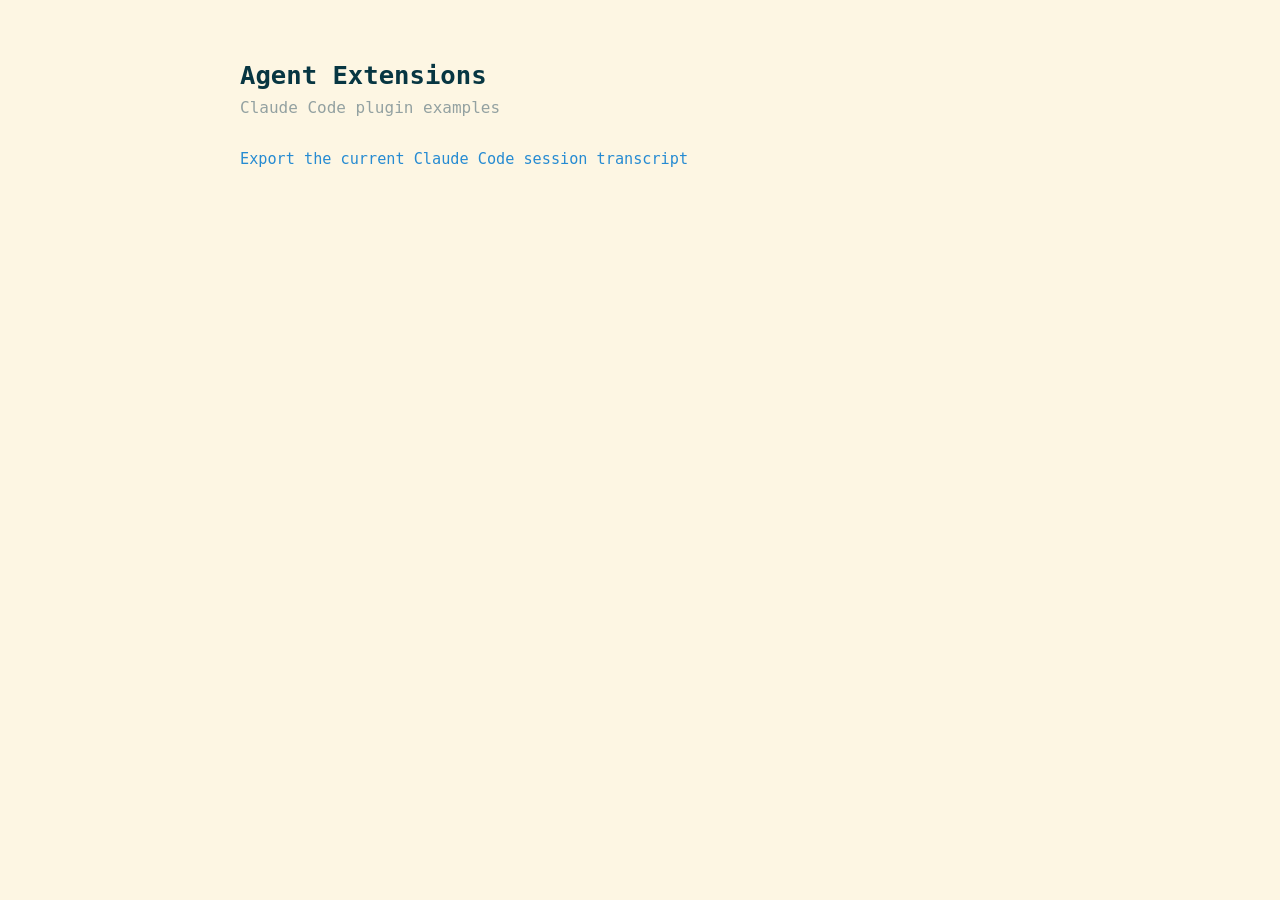
<file: index.html>
<!DOCTYPE html>
<html lang="en">
<head>
  <meta charset="UTF-8">
  <meta name="viewport" content="width=device-width, initial-scale=1.0">
  <title>Agent Extensions – Examples</title>
  <style>
    body {
      font-family: -apple-system, BlinkMacSystemFont, "Segoe UI", Roboto, monospace;
      max-width: 800px;
      margin: 60px auto;
      padding: 0 20px;
      background: #fdf6e3;
      color: #657b83;
    }
    h1 { color: #073642; font-size: 1.6rem; margin-bottom: 0.3em; }
    p.subtitle { color: #93a1a1; margin-top: 0; }
    ul { list-style: none; padding: 0; margin-top: 2em; }
    li { margin: 0.6em 0; }
    a {
      color: #268bd2;
      text-decoration: none;
      font-size: 0.95rem;
      word-break: break-all;
    }
    a:hover { text-decoration: underline; }
  </style>
</head>
<body>
  <h1>Agent Extensions</h1>
  <p class="subtitle">Claude Code plugin examples</p>
  <ul>
    <li><a href="examples/2ffa0a3c-fd83-4161-bbb9-336f8a0b4705.html">Export the current Claude Code session transcript</a></li>
  </ul>
</body>
</html>
</file>
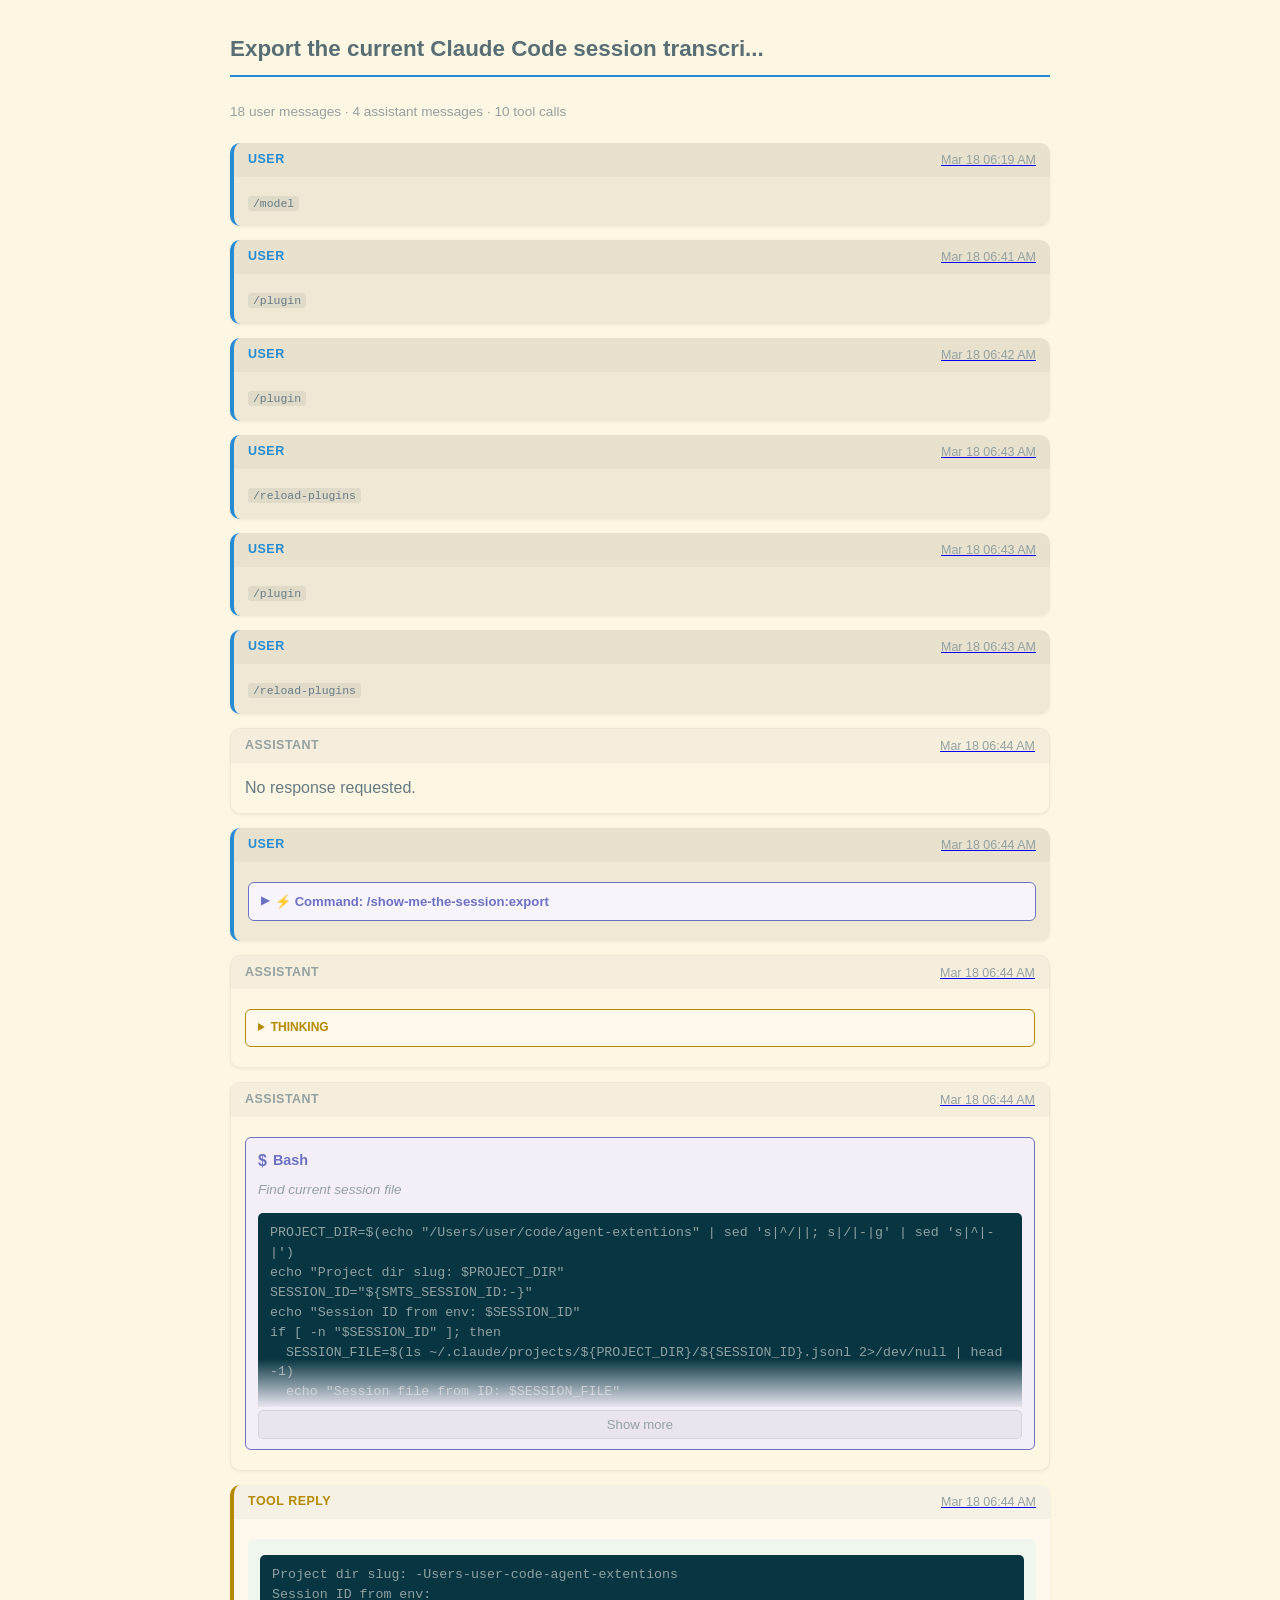
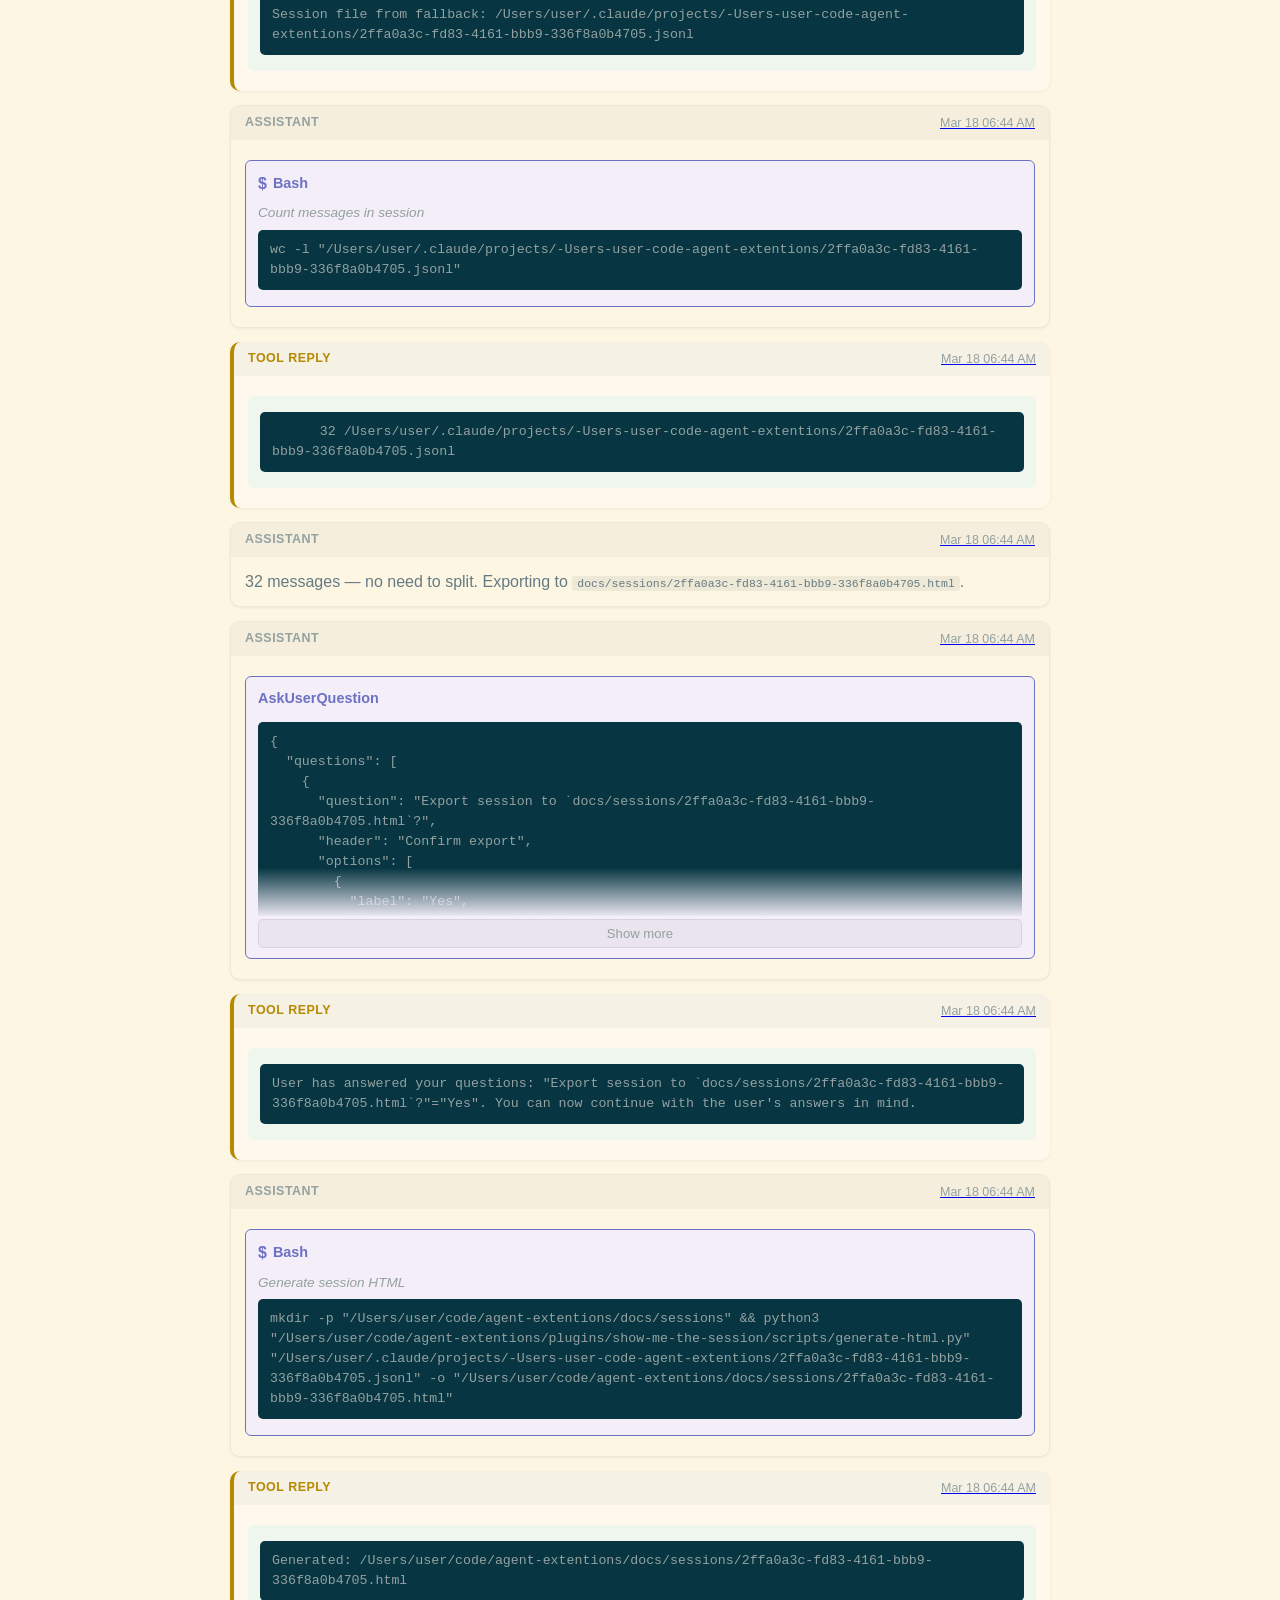
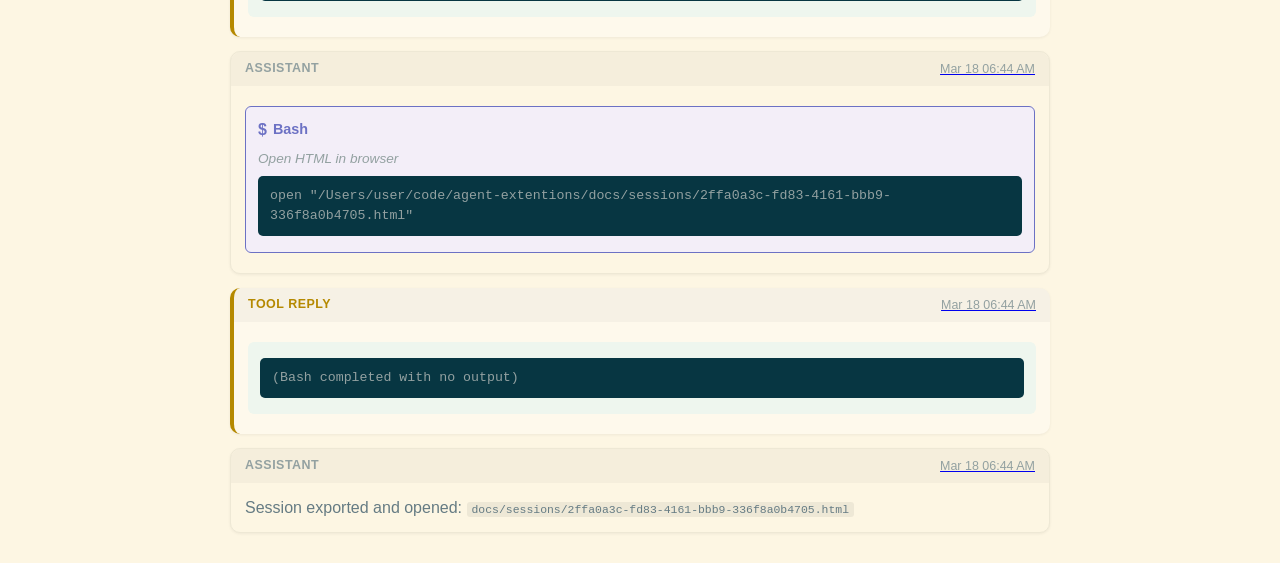
<file: examples/2ffa0a3c-fd83-4161-bbb9-336f8a0b4705.html>
<!DOCTYPE html>
<html lang="en">
<head>
    <meta charset="UTF-8">
    <meta name="viewport" content="width=device-width, initial-scale=1.0">
    <title>Export the current Claude Code session transcri...</title>
    <style>:root {
    /* Solarized Light palette */
    --base03:  #002b36;
    --base02:  #073642;
    --base01:  #586e75;
    --base00:  #657b83;
    --base0:   #839496;
    --base1:   #93a1a1;
    --base2:   #eee8d5;
    --base3:   #fdf6e3;
    --yellow:  #b58900;
    --orange:  #cb4b16;
    --red:     #dc322f;
    --magenta: #d33682;
    --violet:  #6c71c4;
    --blue:    #268bd2;
    --cyan:    #2aa198;
    --green:   #859900;

    --bg:         var(--base3);
    --bg-alt:     var(--base2);
    --fg:         var(--base00);
    --fg-dim:     var(--base1);
    --fg-emph:    var(--base01);
    --accent:     var(--blue);
    --border:     var(--base1);
}

* { box-sizing: border-box; }

body {
    font-family: -apple-system, BlinkMacSystemFont, 'Segoe UI', Roboto, sans-serif;
    background: var(--bg);
    color: var(--fg);
    margin: 0;
    padding: 16px;
    line-height: 1.6;
}

.container {
    max-width: 820px;
    margin: 0 auto;
}

h1 {
    font-size: 1.4rem;
    color: var(--fg-emph);
    border-bottom: 2px solid var(--accent);
    padding-bottom: 8px;
    margin-bottom: 24px;
}

.stats {
    font-size: 0.85rem;
    color: var(--fg-dim);
    margin-bottom: 20px;
}

/* --- Messages --- */
.message {
    margin-bottom: 14px;
    border-radius: 10px;
    overflow: hidden;
    box-shadow: 0 1px 3px rgba(0,0,0,0.06);
}

.message-header {
    display: flex;
    justify-content: space-between;
    align-items: center;
    padding: 6px 14px;
    background: rgba(0,0,0,0.03);
    font-size: 0.82rem;
}

.role-label {
    font-weight: 600;
    text-transform: uppercase;
    letter-spacing: 0.5px;
    font-size: 0.78rem;
}

time {
    color: var(--fg-dim);
    font-size: 0.78rem;
}

.message-content {
    padding: 12px 14px;
}

.message-content p { margin: 0 0 10px 0; }
.message-content p:last-child { margin-bottom: 0; }

/* User */
.message.user {
    background: var(--bg-alt);
    border-left: 4px solid var(--accent);
}
.message.user .role-label { color: var(--accent); }

/* Assistant */
.message.assistant {
    background: var(--bg);
    border-left: 4px solid var(--fg-dim);
    border: 1px solid var(--bg-alt);
}
.message.assistant .role-label { color: var(--fg-dim); }

/* System (tool replies) */
.message.tool-reply {
    background: #fef9ec;
    border-left: 4px solid var(--yellow);
}
.message.tool-reply .role-label { color: var(--yellow); }

/* --- Thinking --- */
.thinking {
    background: #fef9ec;
    border: 1px solid var(--yellow);
    border-radius: 6px;
    margin: 8px 0;
    font-size: 0.88rem;
    color: var(--fg-dim);
}
.thinking summary {
    cursor: pointer;
    padding: 8px 12px;
    font-size: 0.75rem;
    font-weight: 600;
    text-transform: uppercase;
    color: var(--yellow);
    user-select: none;
}
.thinking-body {
    padding: 0 12px 10px 12px;
}
.thinking-body p { margin: 6px 0; }

/* --- Skill Content (collapsed) --- */
.skill-content {
    background: #f0f4f8;
    border: 1px solid var(--cyan);
    border-radius: 6px;
    margin: 8px 0;
    font-size: 0.88rem;
}
.skill-content summary {
    cursor: pointer;
    padding: 8px 12px;
    font-size: 0.82rem;
    font-weight: 600;
    color: var(--cyan);
    user-select: none;
    list-style: none;
    display: flex;
    align-items: center;
    gap: 6px;
}
.skill-content summary::-webkit-details-marker { display: none; }
.skill-content summary::before { content: '▶'; font-size: 0.7rem; }
.skill-content[open] summary::before { content: '▼'; }
.skill-body {
    padding: 0 12px 10px 12px;
    color: var(--fg);
    border-top: 1px solid rgba(42, 161, 152, 0.2);
    margin-top: 6px;
    padding-top: 10px;
}
.skill-body p { margin: 6px 0; }

/* --- Command Content (collapsed) --- */
.command-content {
    background: #f8f4fc;
    border: 1px solid var(--violet);
    border-radius: 6px;
    margin: 8px 0;
    font-size: 0.88rem;
}
.command-content summary {
    cursor: pointer;
    padding: 8px 12px;
    font-size: 0.82rem;
    font-weight: 600;
    color: var(--violet);
    user-select: none;
    list-style: none;
    display: flex;
    align-items: center;
    gap: 6px;
}
.command-content summary::-webkit-details-marker { display: none; }
.command-content summary::before { content: '▶'; font-size: 0.7rem; }
.command-content[open] summary::before { content: '▼'; }

/* --- Tool Use --- */
.tool-use {
    background: #f3eef8;
    border: 1px solid var(--violet);
    border-radius: 6px;
    padding: 10px 12px;
    margin: 8px 0;
}
.tool-header {
    font-weight: 600;
    color: var(--violet);
    margin-bottom: 6px;
    display: flex;
    align-items: center;
    gap: 6px;
    font-size: 0.9rem;
}
.tool-icon { font-size: 1rem; }
.tool-description {
    font-size: 0.85rem;
    color: var(--fg-dim);
    font-style: italic;
    margin-bottom: 6px;
}

/* --- Tool Result --- */
.tool-result {
    background: #eef6ee;
    border-radius: 6px;
    padding: 10px 12px;
    margin: 8px 0;
}
.tool-result.tool-error {
    background: #fdecec;
}

/* --- Code --- */
pre {
    background: var(--base02);
    color: var(--base1);
    padding: 10px 12px;
    border-radius: 5px;
    overflow-x: auto;
    font-size: 0.83rem;
    line-height: 1.5;
    margin: 6px 0;
    white-space: pre-wrap;
    word-wrap: break-word;
}

code {
    background: rgba(0,0,0,0.06);
    padding: 1px 5px;
    border-radius: 3px;
    font-size: 0.88em;
}
pre code { background: none; padding: 0; }

/* --- File Tool (Write/Edit) --- */
.file-tool {
    border-radius: 6px;
    padding: 10px 12px;
    margin: 8px 0;
}
.write-tool {
    background: linear-gradient(135deg, #eef6ee 0%, #f0f6ec 100%);
    border: 1px solid var(--green);
}
.edit-tool {
    background: linear-gradient(135deg, #fef5ec 0%, #fdeef0 100%);
    border: 1px solid var(--orange);
}
.file-tool-header {
    font-weight: 600;
    margin-bottom: 4px;
    display: flex;
    align-items: center;
    gap: 6px;
    font-size: 0.9rem;
}
.write-header { color: var(--green); }
.edit-header { color: var(--orange); }
.file-tool-path {
    font-family: monospace;
    background: rgba(0,0,0,0.06);
    padding: 1px 6px;
    border-radius: 3px;
}

.edit-section { display: flex; margin: 3px 0; border-radius: 3px; overflow: hidden; }
.edit-label { padding: 6px 10px; font-weight: bold; font-family: monospace; display: flex; align-items: flex-start; }
.edit-old { background: #fdeef0; }
.edit-old .edit-label { color: var(--red); background: #f8d6da; }
.edit-new { background: #eef6ee; }
.edit-new .edit-label { color: var(--green); background: #c8e6c8; }
.edit-content { margin: 0; flex: 1; background: transparent; font-size: 0.83rem; }

/* --- Truncatable / Collapsible --- */
.truncatable { position: relative; }
.truncatable.truncated .truncatable-content {
    max-height: 200px;
    overflow: hidden;
}
.truncatable.truncated::after {
    content: '';
    position: absolute;
    bottom: 30px;
    left: 0; right: 0;
    height: 50px;
    background: linear-gradient(to bottom, transparent, var(--bg));
    pointer-events: none;
}
.expand-btn {
    display: none;
    width: 100%;
    padding: 6px 14px;
    margin-top: 3px;
    background: rgba(0,0,0,0.04);
    border: 1px solid rgba(0,0,0,0.08);
    border-radius: 5px;
    cursor: pointer;
    font-size: 0.82rem;
    color: var(--fg-dim);
}
.expand-btn:hover { background: rgba(0,0,0,0.08); }
.truncatable.truncated .expand-btn,
.truncatable.expanded .expand-btn { display: block; }

/* Gradient overrides per parent bg */
.message.user .truncatable.truncated::after { background: linear-gradient(to bottom, transparent, var(--bg-alt)); }
.tool-use .truncatable.truncated::after { background: linear-gradient(to bottom, transparent, #f3eef8); }
.tool-result .truncatable.truncated::after { background: linear-gradient(to bottom, transparent, #eef6ee); }
.message.tool-reply .truncatable.truncated::after { background: linear-gradient(to bottom, transparent, #fef9ec); }

/* --- Responsive --- */
@media (max-width: 600px) {
    body { padding: 8px; }
    .message { border-radius: 6px; }
    .message-content { padding: 10px; }
    pre { font-size: 0.78rem; padding: 8px; }
}

/* --- Pagination --- */
.pagination {
    display: flex;
    justify-content: center;
    align-items: center;
    gap: 12px;
    margin: 24px 0;
    padding: 16px;
    background: var(--bg-alt);
    border-radius: 8px;
}
.pagination a, .pagination span {
    padding: 8px 16px;
    border-radius: 6px;
    text-decoration: none;
    font-weight: 500;
}
.pagination a {
    background: var(--accent);
    color: white;
}
.pagination a:hover {
    opacity: 0.9;
}
.pagination span {
    color: var(--fg-dim);
}
.pagination .page-info {
    color: var(--fg);
    font-size: 0.9rem;
}
</style>
    <style>
        .page { display: none; }
        .page.active { display: block; }
    </style>
</head>
<body>
    <div class="container">
        <h1>Export the current Claude Code session transcri...</h1>
        <div class="stats">18 user messages · 4 assistant messages · 10 tool calls</div>
        <div id="pagination-top"></div>
        <div id="messages"><div class="message user" id="msg-2026-03-18T06-19-08-187Z"><div class="message-header"><span class="role-label">User</span><a href="#msg-2026-03-18T06-19-08-187Z" class="timestamp-link"><time datetime="2026-03-18T06:19:08.187Z" data-timestamp="2026-03-18T06:19:08.187Z">2026-03-18T06:19:08.187Z</time></a></div><div class="message-content"><div class="user-content"><code>/model</code></div></div></div>
<div class="message user" id="msg-2026-03-18T06-41-32-207Z"><div class="message-header"><span class="role-label">User</span><a href="#msg-2026-03-18T06-41-32-207Z" class="timestamp-link"><time datetime="2026-03-18T06:41:32.207Z" data-timestamp="2026-03-18T06:41:32.207Z">2026-03-18T06:41:32.207Z</time></a></div><div class="message-content"><div class="user-content"><code>/plugin</code></div></div></div>
<div class="message user" id="msg-2026-03-18T06-42-55-810Z"><div class="message-header"><span class="role-label">User</span><a href="#msg-2026-03-18T06-42-55-810Z" class="timestamp-link"><time datetime="2026-03-18T06:42:55.810Z" data-timestamp="2026-03-18T06:42:55.810Z">2026-03-18T06:42:55.810Z</time></a></div><div class="message-content"><div class="user-content"><code>/plugin</code></div></div></div>
<div class="message user" id="msg-2026-03-18T06-43-01-131Z"><div class="message-header"><span class="role-label">User</span><a href="#msg-2026-03-18T06-43-01-131Z" class="timestamp-link"><time datetime="2026-03-18T06:43:01.131Z" data-timestamp="2026-03-18T06:43:01.131Z">2026-03-18T06:43:01.131Z</time></a></div><div class="message-content"><div class="user-content"><code>/reload-plugins</code></div></div></div>
<div class="message user" id="msg-2026-03-18T06-43-23-833Z"><div class="message-header"><span class="role-label">User</span><a href="#msg-2026-03-18T06-43-23-833Z" class="timestamp-link"><time datetime="2026-03-18T06:43:23.833Z" data-timestamp="2026-03-18T06:43:23.833Z">2026-03-18T06:43:23.833Z</time></a></div><div class="message-content"><div class="user-content"><code>/plugin</code></div></div></div>
<div class="message user" id="msg-2026-03-18T06-43-26-994Z"><div class="message-header"><span class="role-label">User</span><a href="#msg-2026-03-18T06-43-26-994Z" class="timestamp-link"><time datetime="2026-03-18T06:43:26.994Z" data-timestamp="2026-03-18T06:43:26.994Z">2026-03-18T06:43:26.994Z</time></a></div><div class="message-content"><div class="user-content"><code>/reload-plugins</code></div></div></div>
<div class="message assistant" id="msg-2026-03-18T06-44-03-732Z"><div class="message-header"><span class="role-label">Assistant</span><a href="#msg-2026-03-18T06-44-03-732Z" class="timestamp-link"><time datetime="2026-03-18T06:44:03.732Z" data-timestamp="2026-03-18T06:44:03.732Z">2026-03-18T06:44:03.732Z</time></a></div><div class="message-content"><div class="assistant-text"><p>No response requested.</p></div></div></div>
<div class="message user" id="msg-2026-03-18T06-44-12-597Z"><div class="message-header"><span class="role-label">User</span><a href="#msg-2026-03-18T06-44-12-597Z" class="timestamp-link"><time datetime="2026-03-18T06:44:12.597Z" data-timestamp="2026-03-18T06:44:12.597Z">2026-03-18T06:44:12.597Z</time></a></div><div class="message-content"><details class="command-content"><summary>⚡ Command: /show-me-the-session:export</summary><div class="skill-body"><p>Export the current Claude Code session transcript to a single self-contained HTML file with a solarized-light theme, then open it in the browser.</p>
<p>## CLI Options</p>
<p>| Flag | Description |<br>|------|-------------|<br>| <code>pick</code> | Choose from recent sessions instead of auto-detecting |<br>| <code>-o, --output PATH</code> | Custom output path (file or directory for split mode) |<br>| <code>--split</code> | Split large sessions into multiple HTML files with index |<br>| <code>--page-size N</code> | Messages per page when splitting (default: 50) |</p>
<p>## Process</p>
<p>1. <strong>Parse arguments</strong>: Extract any flags from the user&#x27;s input:<br>   - Look for <code>-o</code> or <code>--output</code> followed by a path<br>   - Look for <code>--split</code> flag<br>   - Look for <code>--page-size</code> followed by a number<br>   - Check for <code>pick</code> keyword</p>
<p>2. <strong>Determine the session file</strong>:</p>
<p>If <code>pick</code> was specified:<br>   - Run the session lister script:<br>     <pre><code>     python3 &quot;/Users/user/code/agent-extentions/plugins/show-me-the-session/scripts/list-sessions.py&quot;<br>     </code></pre><br>   - Each output line is tab-separated: <code>date \t first-message \t session-id(short) \t /full/path</code><br>   - Use AskUserQuestion to present each session as <code>[date] session-id(short): first message…</code><br>   - From the chosen entry:<br>     - Take the last tab field as <code>SESSION_FILE</code> (full path)<br>     - Extract the full session ID from the filename: <code>SESSION_ID=$(basename &quot;$SESSION_FILE&quot; .jsonl)</code><br>     - Extract the project directory from the path (parent directory of the session file)</p>
<p>Otherwise (default: auto-detect current session):<br>   - <strong>Locate the session file</strong>:<br>     <pre><code>     # Convert cwd to the project directory slug<br>     # e.g., /Users/user/code/myproject -&gt; -Users-user-code-myproject<br>     PROJECT_DIR=$(echo &quot;$CWD&quot; | sed &#x27;s|^/||; s|/|-|g&#x27; | sed &#x27;s|^|-|&#x27;)</p>
<p># Try the session ID captured at session start (set by SessionStart hook)<br>     SESSION_ID=&quot;${SMTS_SESSION_ID:-}&quot;<br>     if [ -n &quot;$SESSION_ID&quot; ]; then<br>       SESSION_FILE=$(ls ~/.claude/projects/${PROJECT_DIR}/${SESSION_ID}.jsonl 2&gt;/dev/null | head -1)<br>     fi</p>
<p># Fallback: most recently modified non-agent JSONL in the project directory<br>     if [ -z &quot;${SESSION_FILE:-}&quot; ]; then<br>       SESSION_FILE=$(ls -t ~/.claude/projects/${PROJECT_DIR}/*.jsonl 2&gt;/dev/null | grep -v &#x27;/agent-&#x27; | head -1)<br>     fi<br>     </code></pre></p>
<p>3. <strong>Determine output path</strong>:</p>
<p>If <code>-o</code> was specified:<br>   - Use the provided path</p>
<p>Otherwise:<br>   - Default output directory: <code>docs/sessions/</code> (create if needed)<br>   - Default filename: <code>&lt;full-session-id&gt;.html</code> (or <code>&lt;full-session-id&gt;-pages/</code> for split mode)<br>   - The full session ID is the complete UUID (e.g., <code>12c5520e-5003-423a-b494-15eb204b4572</code>)<br>   - Ask user: &quot;Export session to <code>docs/sessions/&lt;full-session-id&gt;.html</code>? [Y/n]&quot;</p>
<p>4. <strong>Check message count and suggest split for large sessions</strong>:</p>
<p>Count messages in the session:<br>   <pre><code>   wc -l &quot;$SESSION_FILE&quot;<br>   </code></pre></p>
<p>If message count &gt; 100 and <code>--split</code> was NOT specified:<br>   - Ask user: &quot;This session has X messages. Split into multiple pages for easier viewing? [y/N]&quot;<br>   - If yes, enable split mode</p>
<p>5. <strong>Generate the HTML</strong>:</p>
<p>For single HTML:<br>   <pre><code>   python3 &quot;/Users/user/code/agent-extentions/plugins/show-me-the-session/scripts/generate-html.py&quot; &quot;$SESSION_FILE&quot; -o &quot;$OUTPUT_PATH&quot;<br>   </code></pre></p>
<p>For split HTML:<br>   <pre><code>   python3 &quot;/Users/user/code/agent-extentions/plugins/show-me-the-session/scripts/generate-html.py&quot; &quot;$SESSION_FILE&quot; -o &quot;$OUTPUT_DIR&quot; --split --page-size &quot;$PAGE_SIZE&quot;<br>   </code></pre></p>
<p>6. <strong>Open in browser</strong>:<br>   <pre><code>   open &quot;$OUTPUT_PATH&quot;  # or open &quot;$OUTPUT_DIR/index.html&quot; for split mode<br>   </code></pre></p>
<p>7. <strong>Report to user</strong>: Tell them the output path and that it&#x27;s been opened in their browser.</p>
<p>## Important Notes</p>
<p>- The generated HTML is fully self-contained (inline CSS + JS, no external dependencies)<br>- Uses the Solarized Light color scheme for comfortable reading<br>- All content blocks are rendered: user messages, assistant text, thinking (collapsible), tool calls, tool results<br>- Long content sections are truncatable with &quot;Show more&quot; buttons<br>- Split mode creates keyboard navigation (arrow keys) between pages<br>- Timestamps are converted to local time via JavaScript</p></div></details></div></div>
<div class="message assistant" id="msg-2026-03-18T06-44-20-518Z"><div class="message-header"><span class="role-label">Assistant</span><a href="#msg-2026-03-18T06-44-20-518Z" class="timestamp-link"><time datetime="2026-03-18T06:44:20.518Z" data-timestamp="2026-03-18T06:44:20.518Z">2026-03-18T06:44:20.518Z</time></a></div><div class="message-content"><details class="thinking"><summary>Thinking</summary><div class="thinking-body"><p>The user wants to export the current Claude Code session transcript to HTML. Let me follow the process outlined in the skill.</p>
<p>1. First, determine the session file using auto-detect (no <code>pick</code> flag specified)<br>2. Then determine output path<br>3. Check message count<br>4. Generate HTML<br>5. Open in browser</p>
<p>Let me start by finding the session file.</p></div></details></div></div>
<div class="message assistant" id="msg-2026-03-18T06-44-23-170Z"><div class="message-header"><span class="role-label">Assistant</span><a href="#msg-2026-03-18T06-44-23-170Z" class="timestamp-link"><time datetime="2026-03-18T06:44:23.170Z" data-timestamp="2026-03-18T06:44:23.170Z">2026-03-18T06:44:23.170Z</time></a></div><div class="message-content"><div class="tool-use bash-tool" data-tool-id="toolu_XXXX_1"><div class="tool-header"><span class="tool-icon">$</span> Bash</div><div class="tool-description">Find current session file</div><div class="truncatable"><div class="truncatable-content"><pre class="bash-command">PROJECT_DIR=$(echo &quot;/Users/user/code/agent-extentions&quot; | sed &#x27;s|^/||; s|/|-|g&#x27; | sed &#x27;s|^|-|&#x27;)
echo &quot;Project dir slug: $PROJECT_DIR&quot;
SESSION_ID=&quot;${SMTS_SESSION_ID:-}&quot;
echo &quot;Session ID from env: $SESSION_ID&quot;
if [ -n &quot;$SESSION_ID&quot; ]; then
  SESSION_FILE=$(ls ~/.claude/projects/${PROJECT_DIR}/${SESSION_ID}.jsonl 2&gt;/dev/null | head -1)
  echo &quot;Session file from ID: $SESSION_FILE&quot;
fi
if [ -z &quot;${SESSION_FILE:-}&quot; ]; then
  SESSION_FILE=$(ls -t ~/.claude/projects/${PROJECT_DIR}/*.jsonl 2&gt;/dev/null | grep -v &#x27;/agent-&#x27; | head -1)
  echo &quot;Session file from fallback: $SESSION_FILE&quot;
fi</pre></div><button class="expand-btn">Show more</button></div></div></div></div>
<div class="message tool-reply" id="msg-2026-03-18T06-44-24-242Z"><div class="message-header"><span class="role-label">Tool reply</span><a href="#msg-2026-03-18T06-44-24-242Z" class="timestamp-link"><time datetime="2026-03-18T06:44:24.242Z" data-timestamp="2026-03-18T06:44:24.242Z">2026-03-18T06:44:24.242Z</time></a></div><div class="message-content"><div class="tool-result"><div class="truncatable"><div class="truncatable-content"><pre>Project dir slug: -Users-user-code-agent-extentions
Session ID from env: 
Session file from fallback: /Users/user/.claude/projects/-Users-user-code-agent-extentions/2ffa0a3c-fd83-4161-bbb9-336f8a0b4705.jsonl</pre></div><button class="expand-btn">Show more</button></div></div></div></div>
<div class="message assistant" id="msg-2026-03-18T06-44-30-796Z"><div class="message-header"><span class="role-label">Assistant</span><a href="#msg-2026-03-18T06-44-30-796Z" class="timestamp-link"><time datetime="2026-03-18T06:44:30.796Z" data-timestamp="2026-03-18T06:44:30.796Z">2026-03-18T06:44:30.796Z</time></a></div><div class="message-content"><div class="tool-use bash-tool" data-tool-id="toolu_XXXX_2"><div class="tool-header"><span class="tool-icon">$</span> Bash</div><div class="tool-description">Count messages in session</div><div class="truncatable"><div class="truncatable-content"><pre class="bash-command">wc -l &quot;/Users/user/.claude/projects/-Users-user-code-agent-extentions/2ffa0a3c-fd83-4161-bbb9-336f8a0b4705.jsonl&quot;</pre></div><button class="expand-btn">Show more</button></div></div></div></div>
<div class="message tool-reply" id="msg-2026-03-18T06-44-30-850Z"><div class="message-header"><span class="role-label">Tool reply</span><a href="#msg-2026-03-18T06-44-30-850Z" class="timestamp-link"><time datetime="2026-03-18T06:44:30.850Z" data-timestamp="2026-03-18T06:44:30.850Z">2026-03-18T06:44:30.850Z</time></a></div><div class="message-content"><div class="tool-result"><div class="truncatable"><div class="truncatable-content"><pre>      32 /Users/user/.claude/projects/-Users-user-code-agent-extentions/2ffa0a3c-fd83-4161-bbb9-336f8a0b4705.jsonl</pre></div><button class="expand-btn">Show more</button></div></div></div></div>
<div class="message assistant" id="msg-2026-03-18T06-44-38-029Z"><div class="message-header"><span class="role-label">Assistant</span><a href="#msg-2026-03-18T06-44-38-029Z" class="timestamp-link"><time datetime="2026-03-18T06:44:38.029Z" data-timestamp="2026-03-18T06:44:38.029Z">2026-03-18T06:44:38.029Z</time></a></div><div class="message-content"><div class="assistant-text"><p>32 messages — no need to split. Exporting to <code>docs/sessions/2ffa0a3c-fd83-4161-bbb9-336f8a0b4705.html</code>.</p></div></div></div>
<div class="message assistant" id="msg-2026-03-18T06-44-40-057Z"><div class="message-header"><span class="role-label">Assistant</span><a href="#msg-2026-03-18T06-44-40-057Z" class="timestamp-link"><time datetime="2026-03-18T06:44:40.057Z" data-timestamp="2026-03-18T06:44:40.057Z">2026-03-18T06:44:40.057Z</time></a></div><div class="message-content"><div class="tool-use" data-tool-id="toolu_XXXX_3"><div class="tool-header">AskUserQuestion</div><div class="truncatable"><div class="truncatable-content"><pre>{
  &quot;questions&quot;: [
    {
      &quot;question&quot;: &quot;Export session to `docs/sessions/2ffa0a3c-fd83-4161-bbb9-336f8a0b4705.html`?&quot;,
      &quot;header&quot;: &quot;Confirm export&quot;,
      &quot;options&quot;: [
        {
          &quot;label&quot;: &quot;Yes&quot;,
          &quot;description&quot;: &quot;Export to the default path&quot;
        },
        {
          &quot;label&quot;: &quot;No&quot;,
          &quot;description&quot;: &quot;Cancel the export&quot;
        }
      ],
      &quot;multiSelect&quot;: false
    }
  ]
}</pre></div><button class="expand-btn">Show more</button></div></div></div></div>
<div class="message tool-reply" id="msg-2026-03-18T06-44-42-763Z"><div class="message-header"><span class="role-label">Tool reply</span><a href="#msg-2026-03-18T06-44-42-763Z" class="timestamp-link"><time datetime="2026-03-18T06:44:42.763Z" data-timestamp="2026-03-18T06:44:42.763Z">2026-03-18T06:44:42.763Z</time></a></div><div class="message-content"><div class="tool-result"><div class="truncatable"><div class="truncatable-content"><pre>User has answered your questions: &quot;Export session to `docs/sessions/2ffa0a3c-fd83-4161-bbb9-336f8a0b4705.html`?&quot;=&quot;Yes&quot;. You can now continue with the user&#x27;s answers in mind.</pre></div><button class="expand-btn">Show more</button></div></div></div></div>
<div class="message assistant" id="msg-2026-03-18T06-44-48-780Z"><div class="message-header"><span class="role-label">Assistant</span><a href="#msg-2026-03-18T06-44-48-780Z" class="timestamp-link"><time datetime="2026-03-18T06:44:48.780Z" data-timestamp="2026-03-18T06:44:48.780Z">2026-03-18T06:44:48.780Z</time></a></div><div class="message-content"><div class="tool-use bash-tool" data-tool-id="toolu_XXXX_4"><div class="tool-header"><span class="tool-icon">$</span> Bash</div><div class="tool-description">Generate session HTML</div><div class="truncatable"><div class="truncatable-content"><pre class="bash-command">mkdir -p &quot;/Users/user/code/agent-extentions/docs/sessions&quot; &amp;&amp; python3 &quot;/Users/user/code/agent-extentions/plugins/show-me-the-session/scripts/generate-html.py&quot; &quot;/Users/user/.claude/projects/-Users-user-code-agent-extentions/2ffa0a3c-fd83-4161-bbb9-336f8a0b4705.jsonl&quot; -o &quot;/Users/user/code/agent-extentions/docs/sessions/2ffa0a3c-fd83-4161-bbb9-336f8a0b4705.html&quot;</pre></div><button class="expand-btn">Show more</button></div></div></div></div>
<div class="message tool-reply" id="msg-2026-03-18T06-44-49-019Z"><div class="message-header"><span class="role-label">Tool reply</span><a href="#msg-2026-03-18T06-44-49-019Z" class="timestamp-link"><time datetime="2026-03-18T06:44:49.019Z" data-timestamp="2026-03-18T06:44:49.019Z">2026-03-18T06:44:49.019Z</time></a></div><div class="message-content"><div class="tool-result"><div class="truncatable"><div class="truncatable-content"><pre>Generated: /Users/user/code/agent-extentions/docs/sessions/2ffa0a3c-fd83-4161-bbb9-336f8a0b4705.html</pre></div><button class="expand-btn">Show more</button></div></div></div></div>
<div class="message assistant" id="msg-2026-03-18T06-44-54-234Z"><div class="message-header"><span class="role-label">Assistant</span><a href="#msg-2026-03-18T06-44-54-234Z" class="timestamp-link"><time datetime="2026-03-18T06:44:54.234Z" data-timestamp="2026-03-18T06:44:54.234Z">2026-03-18T06:44:54.234Z</time></a></div><div class="message-content"><div class="tool-use bash-tool" data-tool-id="toolu_XXXX_5"><div class="tool-header"><span class="tool-icon">$</span> Bash</div><div class="tool-description">Open HTML in browser</div><div class="truncatable"><div class="truncatable-content"><pre class="bash-command">open &quot;/Users/user/code/agent-extentions/docs/sessions/2ffa0a3c-fd83-4161-bbb9-336f8a0b4705.html&quot;</pre></div><button class="expand-btn">Show more</button></div></div></div></div>
<div class="message tool-reply" id="msg-2026-03-18T06-44-54-659Z"><div class="message-header"><span class="role-label">Tool reply</span><a href="#msg-2026-03-18T06-44-54-659Z" class="timestamp-link"><time datetime="2026-03-18T06:44:54.659Z" data-timestamp="2026-03-18T06:44:54.659Z">2026-03-18T06:44:54.659Z</time></a></div><div class="message-content"><div class="tool-result"><div class="truncatable"><div class="truncatable-content"><pre>(Bash completed with no output)</pre></div><button class="expand-btn">Show more</button></div></div></div></div>
<div class="message assistant" id="msg-2026-03-18T06-44-58-939Z"><div class="message-header"><span class="role-label">Assistant</span><a href="#msg-2026-03-18T06-44-58-939Z" class="timestamp-link"><time datetime="2026-03-18T06:44:58.939Z" data-timestamp="2026-03-18T06:44:58.939Z">2026-03-18T06:44:58.939Z</time></a></div><div class="message-content"><div class="assistant-text"><p>Session exported and opened: <code>docs/sessions/2ffa0a3c-fd83-4161-bbb9-336f8a0b4705.html</code></p></div></div></div></div>
        <div id="pagination-bottom"></div>
    </div>
    <script>// Timestamps: convert UTC to local
document.querySelectorAll('time[data-timestamp]').forEach(function(el) {
    var ts = el.getAttribute('data-timestamp');
    var d = new Date(ts);
    var now = new Date();
    var time = d.toLocaleTimeString(undefined, { hour: '2-digit', minute: '2-digit' });
    if (d.toDateString() === now.toDateString()) {
        el.textContent = time;
    } else {
        el.textContent = d.toLocaleDateString(undefined, { month: 'short', day: 'numeric' }) + ' ' + time;
    }
});

// Truncation - use event delegation for resilience against DOM changes
function initTruncation() {
    document.querySelectorAll('.truncatable').forEach(function(w) {
        var c = w.querySelector('.truncatable-content');
        var b = w.querySelector('.expand-btn');
        if (c && c.scrollHeight > 250) {
            w.classList.add('truncated');
        }
    });
}

// Event delegation for expand buttons (works after DOM changes)
document.addEventListener('click', function(e) {
    if (e.target.classList.contains('expand-btn')) {
        var w = e.target.closest('.truncatable');
        if (w) {
            if (w.classList.contains('truncated')) {
                w.classList.remove('truncated');
                w.classList.add('expanded');
                e.target.textContent = 'Show less';
            } else {
                w.classList.remove('expanded');
                w.classList.add('truncated');
                e.target.textContent = 'Show more';
            }
        }
    }
});

// Initialize truncation on load
initTruncation();

// Keyboard navigation for pagination
document.addEventListener('keydown', function(e) {
    var prev = document.querySelector('.pagination .prev');
    var next = document.querySelector('.pagination .next');
    if (e.key === 'ArrowLeft' && prev) prev.click();
    if (e.key === 'ArrowRight' && next) next.click();
});
</script>
    <script>
        (function() {
            var messages = document.querySelectorAll('.message');
            var pageSize = 50;
            var totalMessages = messages.length;
            var totalPages = Math.ceil(totalMessages / pageSize);
            var currentPage = 1;

            if (totalPages <= 1) return;

            // Wrap messages in page divs
            var messagesContainer = document.getElementById('messages');
            messagesContainer.innerHTML = '';

            for (var p = 1; p <= totalPages; p++) {
                var pageDiv = document.createElement('div');
                pageDiv.className = 'page' + (p === 1 ? ' active' : '');
                pageDiv.id = 'page-' + p;

                var start = (p - 1) * pageSize;
                var end = Math.min(start + pageSize, totalMessages);
                for (var i = start; i < end; i++) {
                    pageDiv.appendChild(messages[i].cloneNode(true));
                }
                messagesContainer.appendChild(pageDiv);
            }

            function renderPagination(containerId) {
                var container = document.getElementById(containerId);
                if (!container) return;

                var html = '<div class="pagination">';
                if (currentPage > 1) {
                    html += '<a href="#" onclick="window.goToPage(' + (currentPage-1) + '); return false;">← Previous</a>';
                } else {
                    html += '<span>← Previous</span>';
                }
                html += '<span class="page-info">Page ' + currentPage + ' of ' + totalPages + '</span>';
                if (currentPage < totalPages) {
                    html += '<a href="#" onclick="window.goToPage(' + (currentPage+1) + '); return false;">Next →</a>';
                } else {
                    html += '<span>Next →</span>';
                }
                html += '</div>';
                container.innerHTML = html;
            }

            window.goToPage = function(page) {
                if (page < 1 || page > totalPages) return;
                currentPage = page;

                // Hide all pages, show current
                var pages = document.querySelectorAll('.page');
                pages.forEach(function(p) { p.classList.remove('active'); });
                var activePage = document.getElementById('page-' + page);
                if (activePage) activePage.classList.add('active');

                // Update pagination
                renderPagination('pagination-top');
                renderPagination('pagination-bottom');

                // Re-initialize truncation for the new page
                if (typeof initTruncation === 'function') {
                    initTruncation();
                }

                // Scroll to top
                window.scrollTo(0, 0);
            };

            // Initial render
            renderPagination('pagination-top');
            renderPagination('pagination-bottom');

            // Keyboard navigation
            document.addEventListener('keydown', function(e) {
                if (e.key === 'ArrowLeft' && currentPage > 1) {
                    goToPage(currentPage - 1);
                } else if (e.key === 'ArrowRight' && currentPage < totalPages) {
                    goToPage(currentPage + 1);
                }
            });
        })();
    </script>
</body>
</html>
</file>
